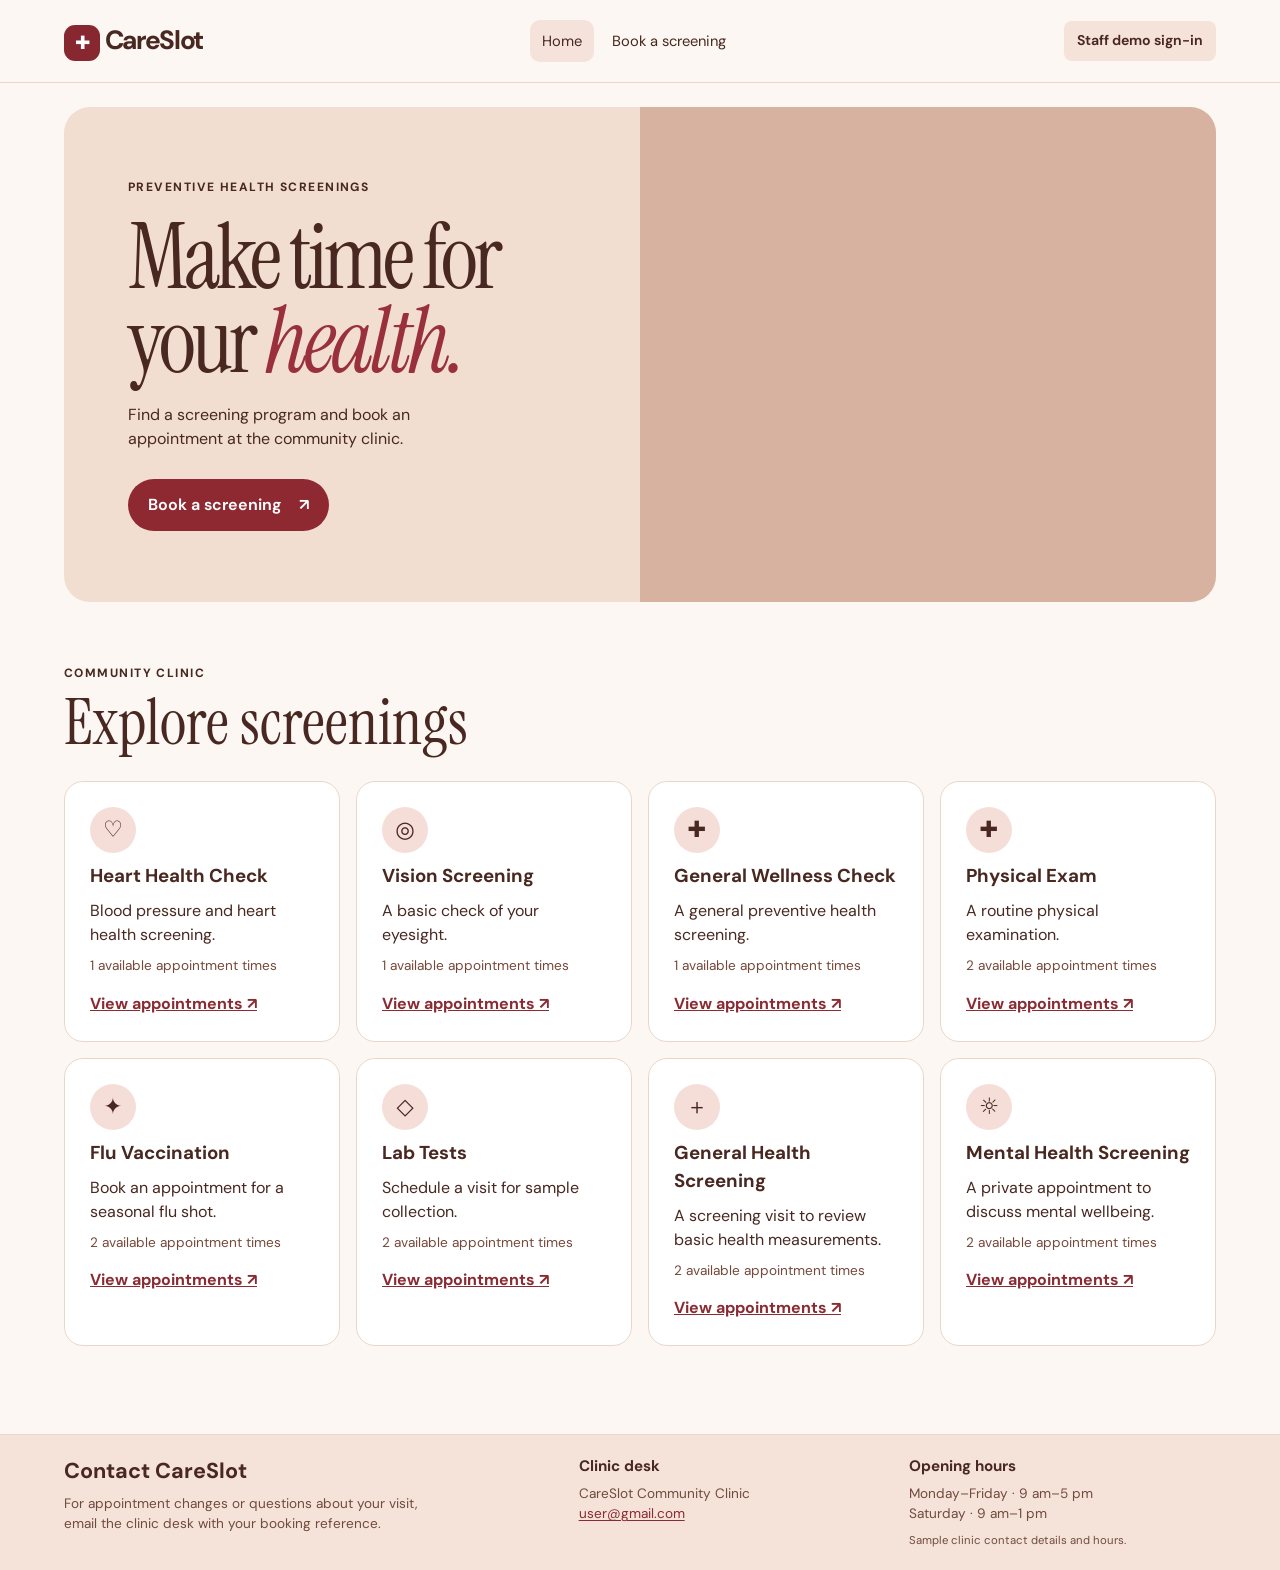
<file: index.html>
<!doctype html>
<html lang="en">
<head>
<meta charset="utf-8">
<meta name="viewport" content="width=device-width, initial-scale=1">
<meta name="description" content="Book and manage health screening appointments with CareSlot.">
<title>CareSlot | Health Screening Appointments</title>
<link rel="stylesheet" href="style.css">
<script src="app.js" defer></script>
</head>
<body>
<a class="skip" href="#main">Skip to content</a>
<header class="site-header">
  <a class="brand" href="#home"><span aria-hidden="true">✚</span> CareSlot</a>
  <nav aria-label="Main navigation">
    <a href="#home">Home</a>
    <a href="#booking">Book a screening</a>
    <a href="#overview" data-staff hidden>Dashboard</a>
    <a href="#programs" data-staff hidden>Programs &amp; slots</a>
    <a href="#appointments" data-staff hidden>Appointments</a>
  </nav>
  <button id="staff-toggle" class="secondary">Staff demo sign-in</button>
</header>
<main id="main" tabindex="-1">
  <p class="eyebrow" id="workspace"></p>
  <h1 id="heading"></h1>
  <p id="intro"></p>
  <p id="notice" role="status"></p>
  <div id="content"></div>
</main>
<footer class="site-footer" aria-labelledby="contact-title">
  <div>
    <h2 id="contact-title">Contact CareSlot</h2>
    <p>For appointment changes or questions about your visit, email the clinic desk with your booking reference.</p>
  </div>
  <div>
    <h3>Clinic desk</h3>
    <address>CareSlot Community Clinic<br><a href="mailto:user@gmail.com">user@gmail.com</a></address>
  </div>
  <div>
    <h3>Opening hours</h3>
    <p>Monday–Friday · 9 am–5 pm<br>Saturday · 9 am–1 pm</p>
    <small>Sample clinic contact details and hours.</small>
  </div>
</footer>
</body>
</html>
</file>
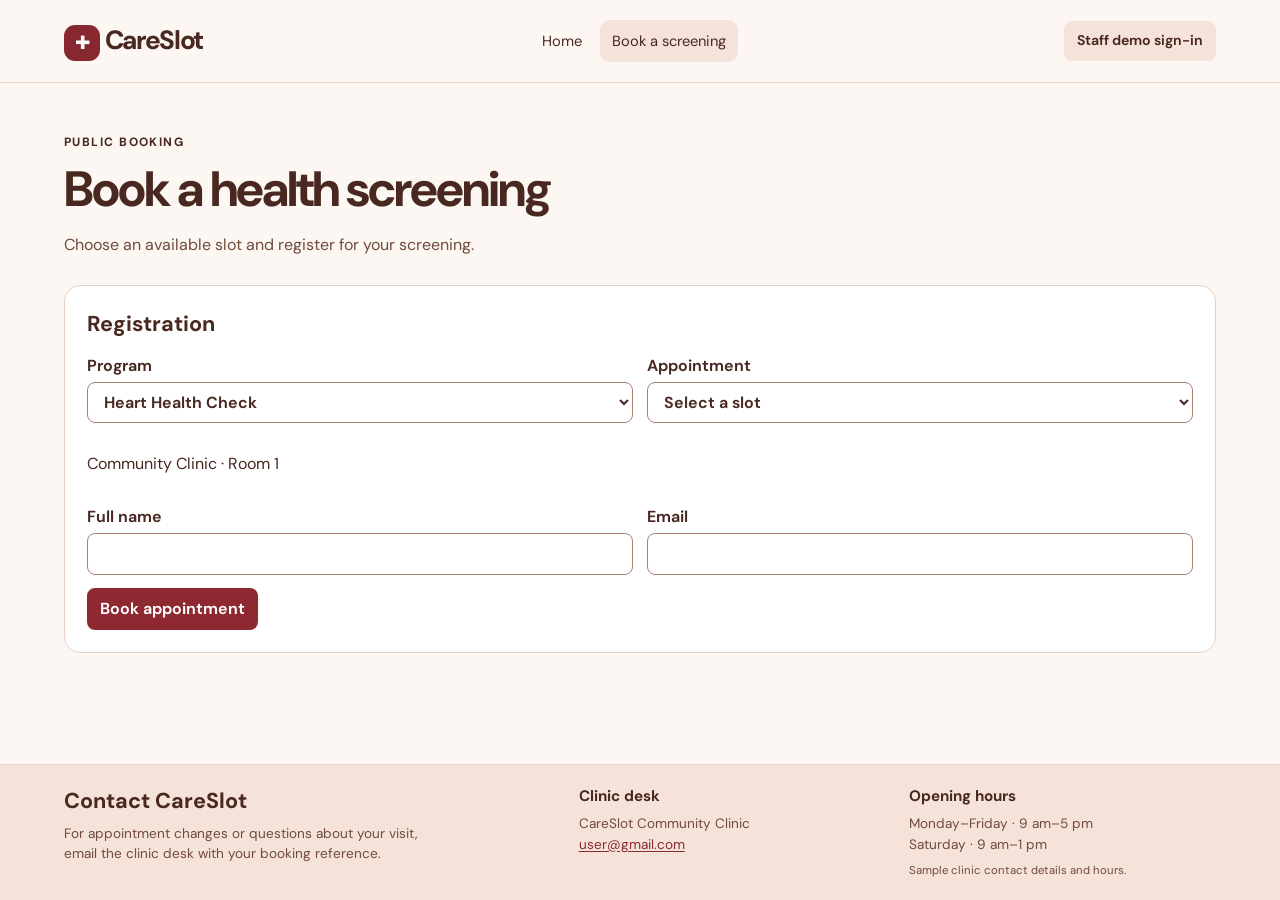
<file: appointments.html>
<!doctype html>
<html lang="en">
<head>
<meta charset="utf-8">
<meta name="viewport" content="width=device-width, initial-scale=1">
<meta name="description" content="Book and manage health screening appointments with CareSlot.">
<title>CareSlot | Health Screening Appointments</title>
<link rel="stylesheet" href="style.css">
<script src="app.js" defer></script>
</head>
<body data-page="appointments">
<a class="skip" href="#main">Skip to content</a>
<header class="site-header">
  <a class="brand" href="index.html#home"><span aria-hidden="true">✚</span> CareSlot</a>
  <nav aria-label="Main navigation">
    <a href="index.html#home">Home</a>
    <a href="index.html#booking">Book a screening</a>
    <a href="index.html#overview" data-staff hidden>Dashboard</a>
    <a href="index.html#programs" data-staff hidden>Programs &amp; slots</a>
    <a href="index.html#appointments" data-staff hidden>Appointments</a>
  </nav>
  <button id="staff-toggle" class="secondary">Staff demo sign-in</button>
</header>
<main id="main" tabindex="-1">
  <p class="eyebrow" id="workspace"></p>
  <h1 id="heading"></h1>
  <p id="intro"></p>
  <p id="notice" role="status"></p>
  <div id="content"></div>
</main>
<footer class="site-footer" aria-labelledby="contact-title">
  <div>
    <h2 id="contact-title">Contact CareSlot</h2>
    <p>For appointment changes or questions about your visit, email the clinic desk with your booking reference.</p>
  </div>
  <div>
    <h3>Clinic desk</h3>
    <address>CareSlot Community Clinic<br><a href="mailto:user@gmail.com">user@gmail.com</a></address>
  </div>
  <div>
    <h3>Opening hours</h3>
    <p>Monday–Friday · 9 am–5 pm<br>Saturday · 9 am–1 pm</p>
    <small>Sample clinic contact details and hours.</small>
  </div>
</footer>
</body>
</html>
</file>
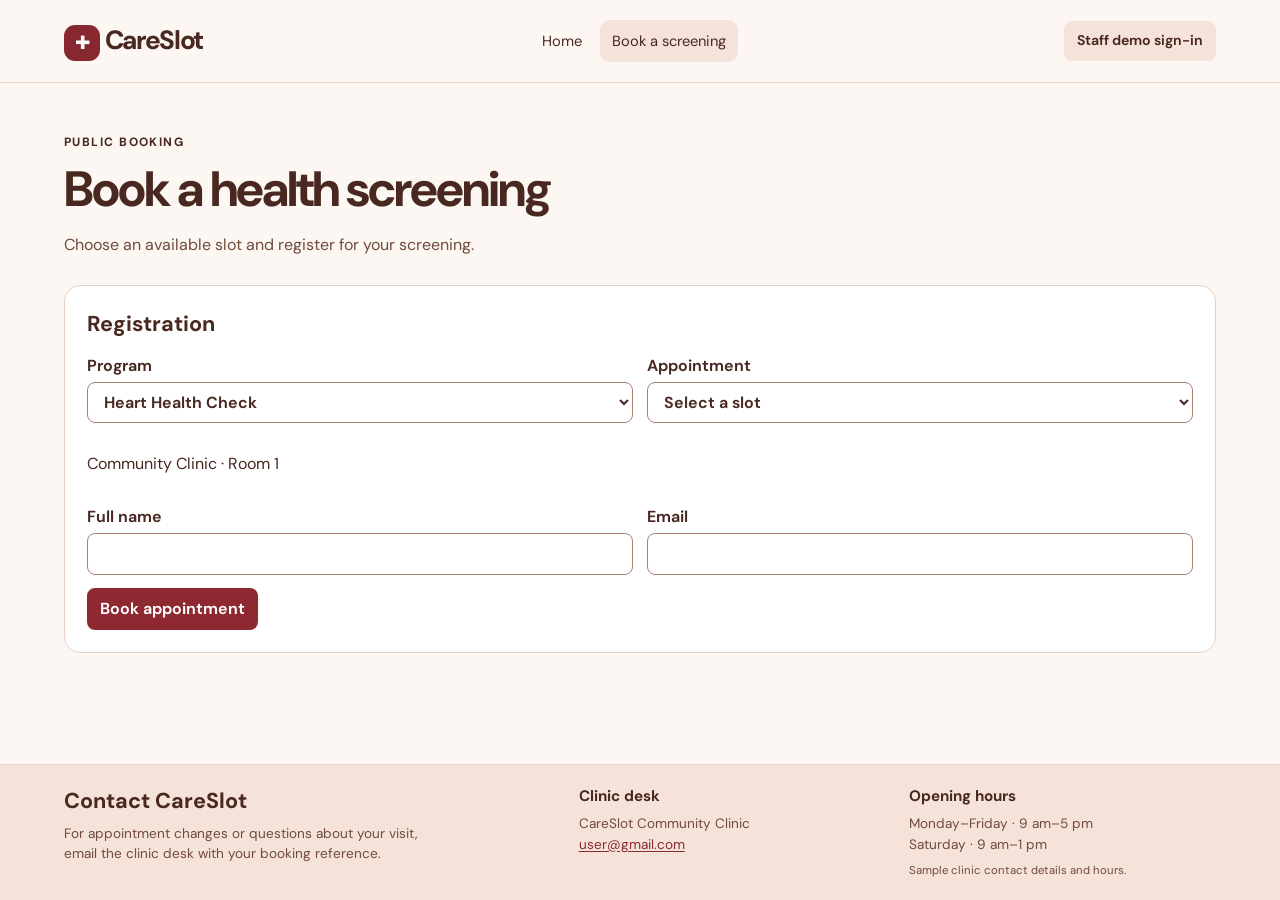
<file: booking.html>
<!doctype html>
<html lang="en">
<head>
<meta charset="utf-8">
<meta name="viewport" content="width=device-width, initial-scale=1">
<meta name="description" content="Book and manage health screening appointments with CareSlot.">
<title>CareSlot | Health Screening Appointments</title>
<link rel="stylesheet" href="style.css">
<script src="app.js" defer></script>
</head>
<body data-page="booking">
<a class="skip" href="#main">Skip to content</a>
<header class="site-header">
  <a class="brand" href="index.html#home"><span aria-hidden="true">✚</span> CareSlot</a>
  <nav aria-label="Main navigation">
    <a href="index.html#home">Home</a>
    <a href="index.html#booking">Book a screening</a>
    <a href="index.html#overview" data-staff hidden>Dashboard</a>
    <a href="index.html#programs" data-staff hidden>Programs &amp; slots</a>
    <a href="index.html#appointments" data-staff hidden>Appointments</a>
  </nav>
  <button id="staff-toggle" class="secondary">Staff demo sign-in</button>
</header>
<main id="main" tabindex="-1">
  <p class="eyebrow" id="workspace"></p>
  <h1 id="heading"></h1>
  <p id="intro"></p>
  <p id="notice" role="status"></p>
  <div id="content"></div>
</main>
<footer class="site-footer" aria-labelledby="contact-title">
  <div>
    <h2 id="contact-title">Contact CareSlot</h2>
    <p>For appointment changes or questions about your visit, email the clinic desk with your booking reference.</p>
  </div>
  <div>
    <h3>Clinic desk</h3>
    <address>CareSlot Community Clinic<br><a href="mailto:user@gmail.com">user@gmail.com</a></address>
  </div>
  <div>
    <h3>Opening hours</h3>
    <p>Monday–Friday · 9 am–5 pm<br>Saturday · 9 am–1 pm</p>
    <small>Sample clinic contact details and hours.</small>
  </div>
</footer>
</body>
</html>
</file>
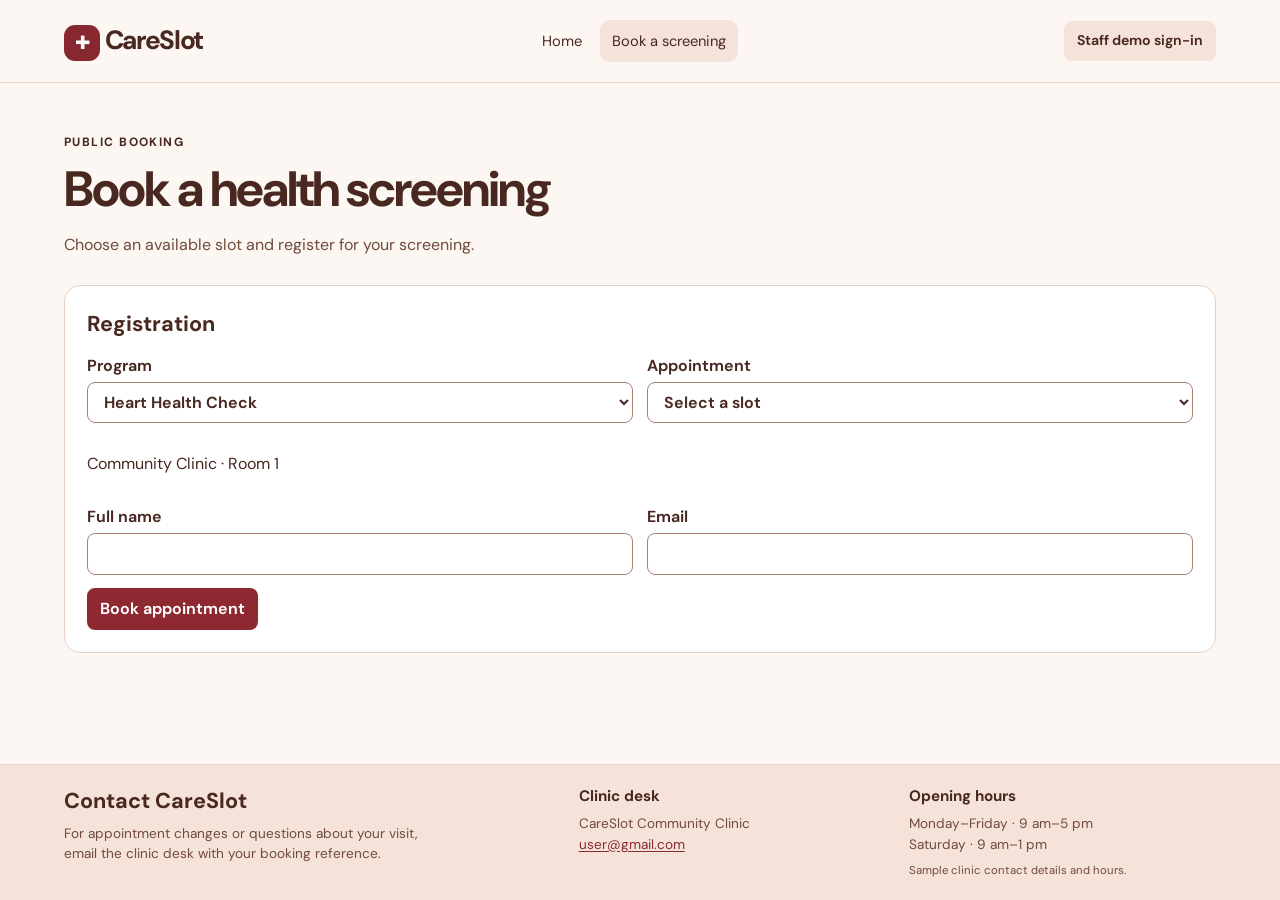
<file: overview.html>
<!doctype html>
<html lang="en">
<head>
<meta charset="utf-8">
<meta name="viewport" content="width=device-width, initial-scale=1">
<meta name="description" content="Book and manage health screening appointments with CareSlot.">
<title>CareSlot | Health Screening Appointments</title>
<link rel="stylesheet" href="style.css">
<script src="app.js" defer></script>
</head>
<body data-page="overview">
<a class="skip" href="#main">Skip to content</a>
<header class="site-header">
  <a class="brand" href="index.html#home"><span aria-hidden="true">✚</span> CareSlot</a>
  <nav aria-label="Main navigation">
    <a href="index.html#home">Home</a>
    <a href="index.html#booking">Book a screening</a>
    <a href="index.html#overview" data-staff hidden>Dashboard</a>
    <a href="index.html#programs" data-staff hidden>Programs &amp; slots</a>
    <a href="index.html#appointments" data-staff hidden>Appointments</a>
  </nav>
  <button id="staff-toggle" class="secondary">Staff demo sign-in</button>
</header>
<main id="main" tabindex="-1">
  <p class="eyebrow" id="workspace"></p>
  <h1 id="heading"></h1>
  <p id="intro"></p>
  <p id="notice" role="status"></p>
  <div id="content"></div>
</main>
<footer class="site-footer" aria-labelledby="contact-title">
  <div>
    <h2 id="contact-title">Contact CareSlot</h2>
    <p>For appointment changes or questions about your visit, email the clinic desk with your booking reference.</p>
  </div>
  <div>
    <h3>Clinic desk</h3>
    <address>CareSlot Community Clinic<br><a href="mailto:user@gmail.com">user@gmail.com</a></address>
  </div>
  <div>
    <h3>Opening hours</h3>
    <p>Monday–Friday · 9 am–5 pm<br>Saturday · 9 am–1 pm</p>
    <small>Sample clinic contact details and hours.</small>
  </div>
</footer>
</body>
</html>
</file>
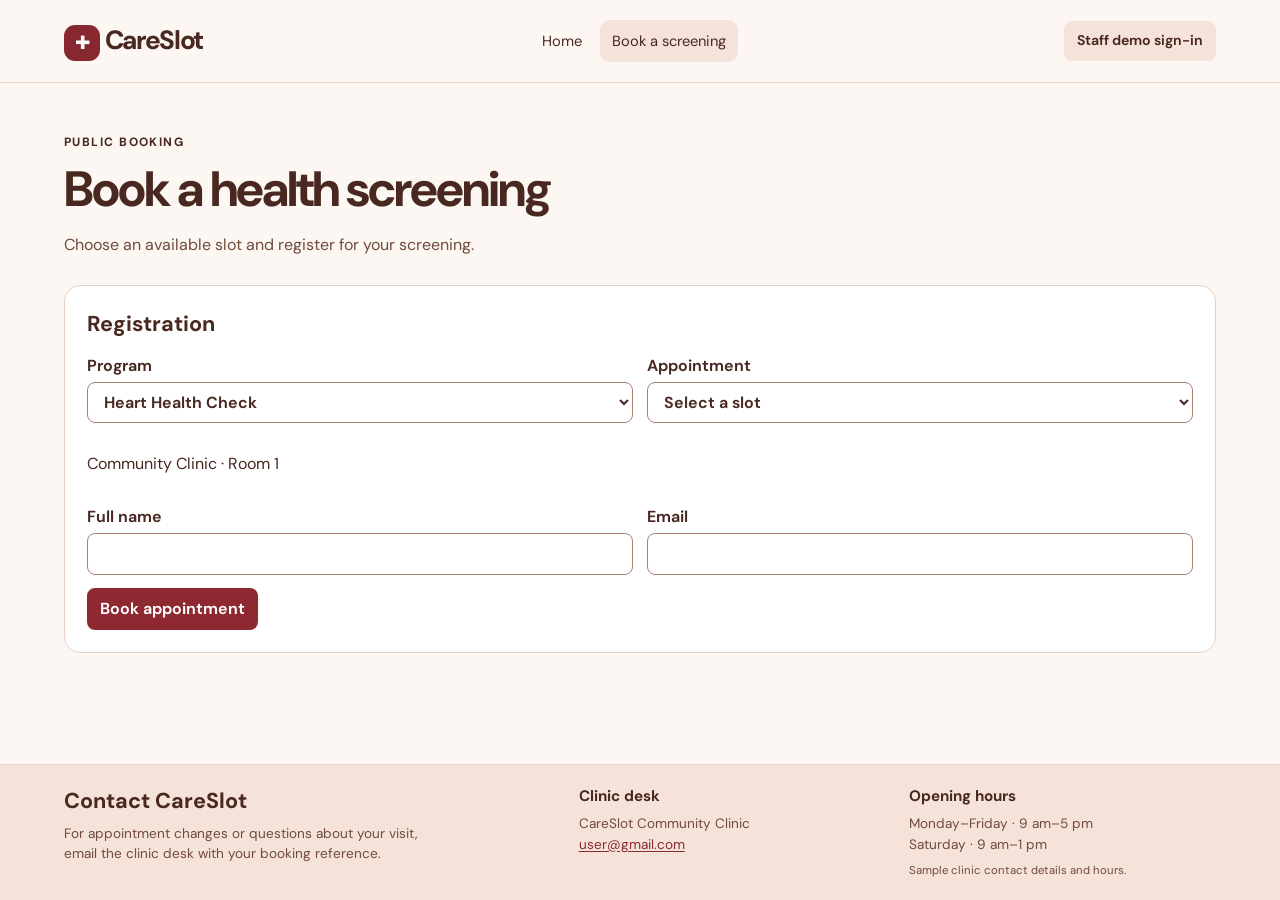
<file: programs.html>
<!doctype html>
<html lang="en">
<head>
<meta charset="utf-8">
<meta name="viewport" content="width=device-width, initial-scale=1">
<meta name="description" content="Book and manage health screening appointments with CareSlot.">
<title>CareSlot | Health Screening Appointments</title>
<link rel="stylesheet" href="style.css">
<script src="app.js" defer></script>
</head>
<body data-page="programs">
<a class="skip" href="#main">Skip to content</a>
<header class="site-header">
  <a class="brand" href="index.html#home"><span aria-hidden="true">✚</span> CareSlot</a>
  <nav aria-label="Main navigation">
    <a href="index.html#home">Home</a>
    <a href="index.html#booking">Book a screening</a>
    <a href="index.html#overview" data-staff hidden>Dashboard</a>
    <a href="index.html#programs" data-staff hidden>Programs &amp; slots</a>
    <a href="index.html#appointments" data-staff hidden>Appointments</a>
  </nav>
  <button id="staff-toggle" class="secondary">Staff demo sign-in</button>
</header>
<main id="main" tabindex="-1">
  <p class="eyebrow" id="workspace"></p>
  <h1 id="heading"></h1>
  <p id="intro"></p>
  <p id="notice" role="status"></p>
  <div id="content"></div>
</main>
<footer class="site-footer" aria-labelledby="contact-title">
  <div>
    <h2 id="contact-title">Contact CareSlot</h2>
    <p>For appointment changes or questions about your visit, email the clinic desk with your booking reference.</p>
  </div>
  <div>
    <h3>Clinic desk</h3>
    <address>CareSlot Community Clinic<br><a href="mailto:user@gmail.com">user@gmail.com</a></address>
  </div>
  <div>
    <h3>Opening hours</h3>
    <p>Monday–Friday · 9 am–5 pm<br>Saturday · 9 am–1 pm</p>
    <small>Sample clinic contact details and hours.</small>
  </div>
</footer>
</body>
</html>
</file>
<file: style.css>
@import url('https://fonts.googleapis.com/css2?family=DM+Sans:wght@400;500;600;700&family=Instrument+Serif:ital@0;1&display=swap');
:root { font: 16px/1.5 system-ui, sans-serif; color: #492720; background: #faf1e9; }
* { box-sizing: border-box; }
body { margin: 0; display: grid; grid-template-columns: 240px minmax(0, 1fr); min-height: 100vh; }
aside { background: #492720; color: #fff; padding: 30px 22px; }
aside a { color: inherit; text-decoration: none; }
.brand { font-size: 1.65rem; font-weight: 750; }
.eyebrow { letter-spacing: .12em; font-size: .75rem; font-weight: 750; }
aside .eyebrow { color: #eed0c2; margin-top: .25rem; }
nav { display: grid; gap: 6px; margin: 28px 0; }
nav a { padding: 10px 12px; border-radius: 10px; }
nav a:hover, nav a[aria-current="page"] { background: #743d32; }
[hidden] { display: none !important; }
main { padding: 38px clamp(18px, 4vw, 58px); width: 100%; max-width: 1320px; }
h1 { margin: 0; font-size: clamp(2rem, 5vw, 3.1rem); line-height: 1.08; letter-spacing: -.04em; }
h2 { margin: 0 0 14px; font-size: 1.35rem; }
#intro, footer { color: #704a3d; }
#notice { font-weight: 650; }
#notice:empty { display: none; }
#content { display: grid; gap: 20px; margin-top: 28px; }
.card { background: white; border: 1px solid #e8d2c6; border-radius: 16px; padding: 22px; min-width: 0; }
.grid { display: grid; gap: 14px; grid-template-columns: repeat(auto-fit, minmax(min(100%, 195px), 1fr)); }
.metric strong { display: block; font-size: 2.15rem; }
form { display: grid; gap: 13px; align-items: end; }
label { display: grid; gap: 4px; font-weight: 650; }
input, select, button, .button { font: inherit; border-radius: 8px; padding: 8px 12px; }
input, select { min-width: 0; width: 100%; border: 1px solid #aa8174; background: white; color: inherit; }
button, .button { cursor: pointer; background: #8e2931; color: white; border: 1px solid transparent; font-weight: 650; text-decoration: none; display: inline-block; width: fit-content; }
button:hover, .button:hover { background: #a3373c; }
button:disabled { opacity: .55; cursor: default; }
.secondary { background: #f5e3d9; color: #492720; }
.secondary:hover { background: #edcbbf; }
:focus-visible { outline: 3px solid #9d4d32; outline-offset: 3px; }
.table-wrap { overflow-x: auto; }
table { width: 100%; border-collapse: collapse; text-align: left; }
th, td { padding: 12px 9px; border-bottom: 1px solid #efded6; vertical-align: top; }
th { font-size: .85rem; }
td select { min-width: 120px; }
.toolbar { display: flex; flex-wrap: wrap; gap: 12px; margin-bottom: 14px; }
footer { font-size: .85rem; margin-top: 28px; }
@media (max-width: 690px) { body { grid-template-columns: 1fr; } aside { padding: 16px 18px; } nav { display: flex; flex-wrap: wrap; margin: 12px 0; } main { padding-top: 22px; } }

/* Public site and staff workspace */

:root { font-family: 'DM Sans', system-ui, sans-serif; background: #fcf7f2; color: #482820; }
body:has(.site-header) { display: flex; flex-direction: column; }
.site-header, .site-footer { width: min(100%, 1440px); margin-inline: auto; padding: 20px clamp(20px, 5vw, 72px); display: flex; align-items: center; justify-content: space-between; gap: 18px; }
.site-header { border-bottom: 1px solid #ead7cb; }
.site-header a { color: inherit; text-decoration: none; }
.site-header .brand { white-space: nowrap; letter-spacing: -.05em; }
.brand span { display: inline-grid; place-items: center; width: 36px; height: 36px; border-radius: 11px; background: #872830; color: #fff; font-size: 1.15rem; }
.site-header nav { margin: 0; display: flex; flex-wrap: wrap; justify-content: center; font-size: .92rem; }
.site-header nav a:hover, .site-header nav a[aria-current="page"] { background: #f5e2da; }
.site-header button { font-size: .88rem; }
body:has(.site-header) main { max-width: 1440px; margin-inline: auto; padding-inline: clamp(20px, 5vw, 72px); flex: 1; }
body.home main { padding-top: 24px; }
.home :is(#workspace, #heading, #intro) { display: none; }
.home #content { margin-top: 0; }
.hero { display: grid; grid-template-columns: 1fr 1fr; min-height: 495px; overflow: hidden; background: #f2ded1; border-radius: 26px; }
.hero-copy { display: grid; align-content: center; justify-items: start; gap: 20px; padding: clamp(28px, 5vw, 78px); }
.hero-copy p { margin: 0; max-width: 32ch; }
.hero h1 { font: 400 clamp(3.5rem, 7vw, 7rem)/.93 'Instrument Serif', Georgia, serif; letter-spacing: -.045em; }
.hero h1 em { color: #9a303b; }
.hero .button { margin-top: 8px; padding: 13px 19px; border-radius: 30px; }
.hero .button span { margin-left: 14px; }
.hero-photo { background: #d8b2a0 url('https://static.wixstatic.com/media/c837a6_4d6768bd8d584c358e45d8528340347b~mv2.jpg') center / cover no-repeat; }
.screenings { padding-block: 42px 22px; }
.screenings .eyebrow { margin: 0 0 7px; }
.screenings h2 { font: 400 clamp(2.5rem, 5vw, 4rem)/1.05 'Instrument Serif', Georgia, serif; margin-bottom: 25px; }
.screening-grid { display: grid; grid-template-columns: repeat(auto-fit, minmax(min(100%, 240px), 1fr)); gap: 16px; }
.screening { border: 1px solid #ead5c9; border-radius: 19px; background: #fff; padding: 25px; display: grid; align-content: start; gap: 9px; transition: transform .23s ease, box-shadow .23s ease; }
.screening:hover, .screening:focus-within { transform: translateY(-4px); box-shadow: 0 12px 26px #49272018; }
.screening-icon { display: grid; place-items: center; border-radius: 50%; width: 46px; height: 46px; background: #f5ded8; font-size: 1.4rem; }
.screening h3, .screening p { margin: 0; }
.screening .availability { color: #75483b; font-size: .85rem; }
.screening a { color: #8a2a32; font-weight: 700; margin-top: 6px; width: fit-content; }
.site-footer { border-top: 1px solid #ead7cb; color: #704a3d; flex-wrap: wrap; }
.skip { position: absolute; left: 12px; top: 8px; z-index: 1; background: white; padding: 6px 12px; }
.skip:not(:focus) { clip-path: inset(50%); }
.enter { animation: reveal .42s ease both; }
@keyframes reveal { from { opacity: 0; transform: translateY(12px); } to { opacity: 1; transform: translateY(0); } }
@media (max-width: 760px) {
  .site-header { flex-wrap: wrap; }
  .site-header nav { order: 1; justify-content: flex-start; width: 100%; }
  .hero { grid-template-columns: 1fr; min-height: auto; }
  .hero-photo { min-height: 245px; }
}
@media (prefers-reduced-motion: reduce) {
  *, *::before, *::after { animation: none !important; transition: none !important; }
  .screening:hover, .screening:focus-within { transform: none; }
}


.site-footer { display: grid; grid-template-columns: 1.6fr 1fr 1fr; align-items: start; gap: 24px; background: #f5e3d9; }
.site-footer h2, .site-footer h3 { margin: 0 0 6px; color: #482820; }
.site-footer h3 { font-size: .95rem; }
.site-footer p { margin: 0; max-width: 42ch; }
.site-footer address { font-style: normal; }
.site-footer a { color: #8a2a32; text-underline-offset: .18em; }
.site-footer small { display: block; margin-top: 8px; }
@media (max-width: 700px) {
  .site-footer { grid-template-columns: 1fr; gap: 18px; }
}
</file>
